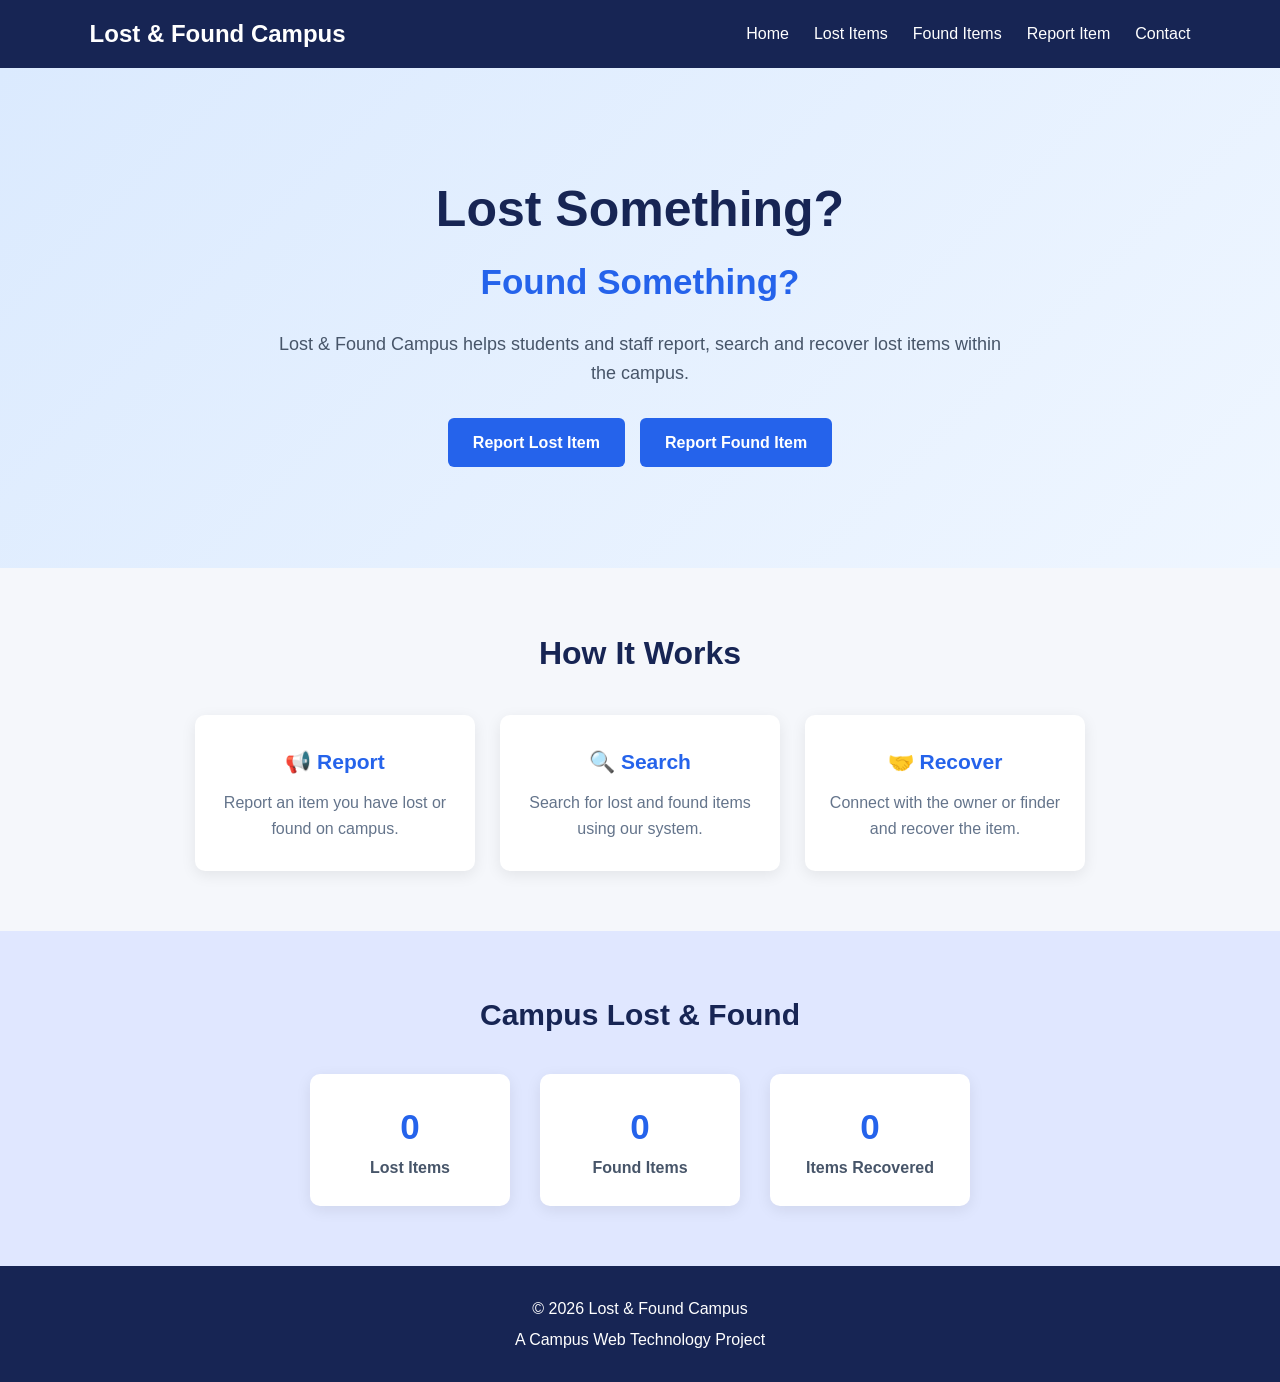
<file: index.html>
<!DOCTYPE html>
<html lang="en">

<head>
    <meta charset="UTF-8">
    <meta name="viewport" content="width=device-width, initial-scale=1.0">

    <title>Lost & Found Campus</title>

    <link rel="stylesheet" href="css/style.css">
</head>

<body>

    <!-- =========================
         Navigation Bar
    ========================== -->

    <header>

        <nav class="navbar">

            <div class="logo">
                Lost & Found Campus
            </div>

            <ul class="nav-links">

                <li>
                    <a href="index.html">Home</a>
                </li>

                <li>
                    <a href="lost.html">Lost Items</a>
                </li>

                <li>
                    <a href="found.html">Found Items</a>
                </li>

                <li>
                    <a href="report.html">Report Item</a>
                </li>

                <li>
                    <a href="#">Contact</a>
                </li>

            </ul>

        </nav>

    </header>


    <!-- =========================
         Hero Section
    ========================== -->

    <section class="hero">

        <div class="hero-content">

            <h1>Lost Something?</h1>

            <h2>Found Something?</h2>

            <p>
                Lost & Found Campus helps students and staff
                report, search and recover lost items within the campus.
            </p>


            <div class="hero-buttons">

                <a href="report.html" class="btn">
                    Report Lost Item
                </a>

                <a href="report.html" class="btn">
                    Report Found Item
                </a>

            </div>

        </div>

    </section>


    <!-- =========================
         How It Works
    ========================== -->

    <section class="features">

        <h2>How It Works</h2>


        <div class="feature-container">

            <!-- Report -->

            <div class="feature-card">

                <h3>📢 Report</h3>

                <p>
                    Report an item you have lost or found
                    on campus.
                </p>

            </div>


            <!-- Search -->

            <div class="feature-card">

                <h3>🔍 Search</h3>

                <p>
                    Search for lost and found items
                    using our system.
                </p>

            </div>


            <!-- Recover -->

            <div class="feature-card">

                <h3>🤝 Recover</h3>

                <p>
                    Connect with the owner or finder
                    and recover the item.
                </p>

            </div>

        </div>

    </section>


    <!-- =========================
         Statistics
    ========================== -->

    <section class="statistics">

        <h2>Campus Lost & Found</h2>


        <div class="stats-container">


            <!-- Lost Items -->

            <div class="stat-card">

                <h3>0</h3>

                <p>
                    Lost Items
                </p>

            </div>


            <!-- Found Items -->

            <div class="stat-card">

                <h3>0</h3>

                <p>
                    Found Items
                </p>

            </div>


            <!-- Recovered Items -->

            <div class="stat-card">

                <h3>0</h3>

                <p>
                    Items Recovered
                </p>

            </div>


        </div>

    </section>


    <!-- =========================
         Footer
    ========================== -->

    <footer>

        <p>
            © 2026 Lost & Found Campus
        </p>

        <p>
            A Campus Web Technology Project
        </p>

    </footer>


    <!-- JavaScript -->

    <script src="js/script.js"></script>

</body>

</html>
</file>
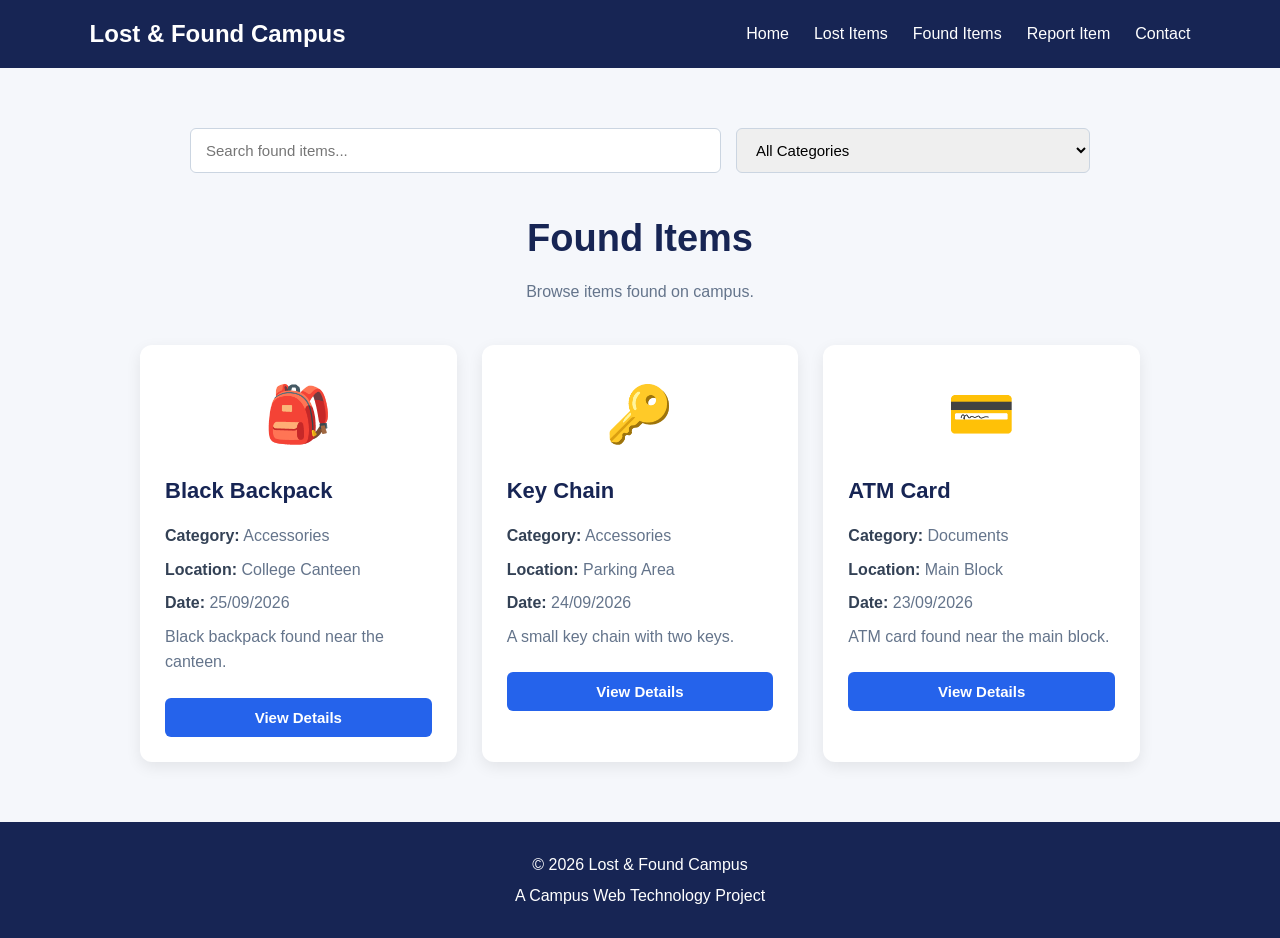
<file: found.html>
<!DOCTYPE html>
<html lang="en">

<head>
    <meta charset="UTF-8">
    <meta name="viewport" content="width=device-width, initial-scale=1.0">

    <title>Found Items - Lost & Found Campus</title>

    <link rel="stylesheet" href="css/style.css">
</head>

<body>

    <!-- Navigation Bar -->
    <header>
        <nav class="navbar">

            <div class="logo">
                Lost & Found Campus
            </div>

            <ul class="nav-links">
                <li><a href="index.html">Home</a></li>
                <li><a href="lost.html">Lost Items</a></li>
                <li><a href="found.html">Found Items</a></li>
                <li><a href="report.html">Report Item</a></li>
                <li><a href="#">Contact</a></li>
            </ul>

        </nav>
    </header>


    <!-- Found Items Section -->
    <section class="items-section">
        <!-- Search and Filter -->

<div class="search-filter">

    <input
        type="text"
        id="searchInput"
        placeholder="Search found items..."
    >

    <select id="categoryFilter">

        <option value="All">
            All Categories
        </option>

        <option value="Documents">
            Documents
        </option>

        <option value="Electronics">
            Electronics
        </option>

        <option value="Books">
            Books
        </option>

        <option value="Accessories">
            Accessories
        </option>

        <option value="Others">
            Others
        </option>

    </select>

</div>

        <h1>Found Items</h1>

        <p class="section-description">
            Browse items found on campus.
        </p>


        <div class="items-container" id="foundItemsContainer">

            <!-- Item 1 -->
            <div class="item-card">

                <div class="item-icon">
                    🎒
                </div>

                <div class="item-info">

                    <h2>Black Backpack</h2>

                    <p>
                        <strong>Category:</strong> Accessories
                    </p>

                    <p>
                        <strong>Location:</strong> College Canteen
                    </p>

                    <p>
                        <strong>Date:</strong> 25/09/2026
                    </p>

                    <p>
                        Black backpack found near the canteen.
                    </p>

                    <button class="view-btn">
                        View Details
                    </button>

                </div>

            </div>


            <!-- Item 2 -->
            <div class="item-card">

                <div class="item-icon">
                    🔑
                </div>

                <div class="item-info">

                    <h2>Key Chain</h2>

                    <p>
                        <strong>Category:</strong> Accessories
                    </p>

                    <p>
                        <strong>Location:</strong> Parking Area
                    </p>

                    <p>
                        <strong>Date:</strong> 24/09/2026
                    </p>

                    <p>
                        A small key chain with two keys.
                    </p>

                    <button class="view-btn">
                        View Details
                    </button>

                </div>

            </div>


            <!-- Item 3 -->
            <div class="item-card">

                <div class="item-icon">
                    💳
                </div>

                <div class="item-info">

                    <h2>ATM Card</h2>

                    <p>
                        <strong>Category:</strong> Documents
                    </p>

                    <p>
                        <strong>Location:</strong> Main Block
                    </p>

                    <p>
                        <strong>Date:</strong> 23/09/2026
                    </p>

                    <p>
                        ATM card found near the main block.
                    </p>

                    <button class="view-btn">
                        View Details
                    </button>

                </div>

            </div>

        </div>

    </section>


    <!-- Footer -->
    <footer>

        <p>© 2026 Lost & Found Campus</p>

        <p>A Campus Web Technology Project</p>

    </footer>


    <script src="js/script.js"></script>

</body>

</html>
</file>
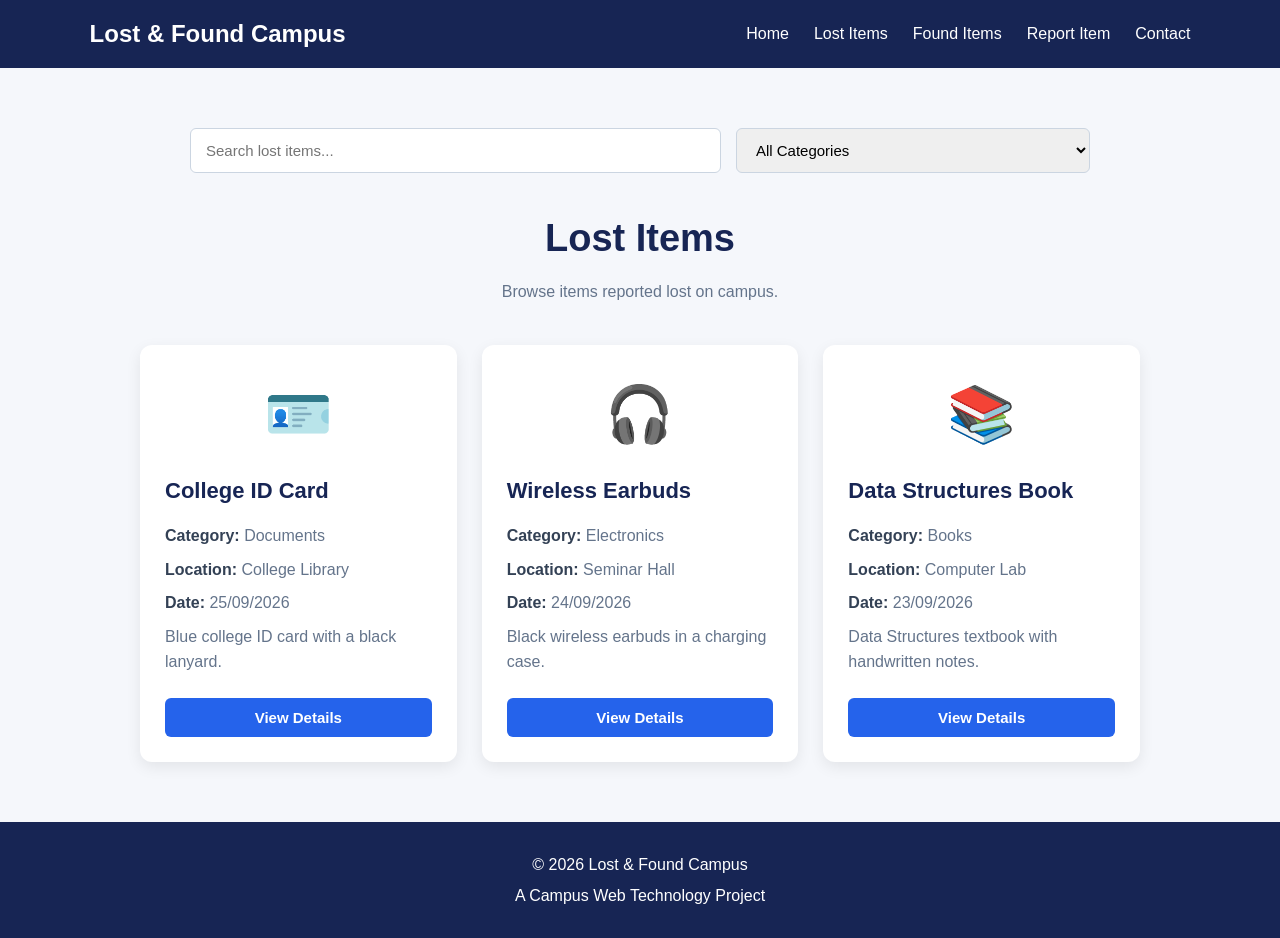
<file: lost.html>
<!DOCTYPE html>
<html lang="en">

<head>
    <meta charset="UTF-8">
    <meta name="viewport" content="width=device-width, initial-scale=1.0">

    <title>Lost Items - Lost & Found Campus</title>

    <link rel="stylesheet" href="css/style.css">
</head>

<body>

    <!-- Navigation Bar -->
    <header>
        <nav class="navbar">

            <div class="logo">
                Lost & Found Campus
            </div>

            <ul class="nav-links">
                <li><a href="index.html">Home</a></li>
                <li><a href="lost.html">Lost Items</a></li>
                <li><a href="found.html">Found Items</a></li>
                <li><a href="report.html">Report Item</a></li>
                <li><a href="#">Contact</a></li>
            </ul>

        </nav>
    </header>


    <!-- Lost Items Section -->
    <section class="items-section">
        <!-- Search and Filter -->

<div class="search-filter">

    <input
        type="text"
        id="searchInput"
        placeholder="Search lost items..."
    >

    <select id="categoryFilter">

        <option value="All">
            All Categories
        </option>

        <option value="Documents">
            Documents
        </option>

        <option value="Electronics">
            Electronics
        </option>

        <option value="Books">
            Books
        </option>

        <option value="Accessories">
            Accessories
        </option>

        <option value="Others">
            Others
        </option>

    </select>

</div>

        <h1>Lost Items</h1>

        <p class="section-description">
            Browse items reported lost on campus.
        </p>


        <div class="items-container" id="lostItemsContainer">

            <!-- Item 1 -->
            <div class="item-card">

                <div class="item-icon">
                    🪪
                </div>

                <div class="item-info">

                    <h2>College ID Card</h2>

                    <p>
                        <strong>Category:</strong> Documents
                    </p>

                    <p>
                        <strong>Location:</strong> College Library
                    </p>

                    <p>
                        <strong>Date:</strong> 25/09/2026
                    </p>

                    <p>
                        Blue college ID card with a black lanyard.
                    </p>

                    <button class="view-btn">
                        View Details
                    </button>

                </div>

            </div>


            <!-- Item 2 -->
            <div class="item-card">

                <div class="item-icon">
                    🎧
                </div>

                <div class="item-info">

                    <h2>Wireless Earbuds</h2>

                    <p>
                        <strong>Category:</strong> Electronics
                    </p>

                    <p>
                        <strong>Location:</strong> Seminar Hall
                    </p>

                    <p>
                        <strong>Date:</strong> 24/09/2026
                    </p>

                    <p>
                        Black wireless earbuds in a charging case.
                    </p>

                    <button class="view-btn">
                        View Details
                    </button>

                </div>

            </div>


            <!-- Item 3 -->
            <div class="item-card">

                <div class="item-icon">
                    📚
                </div>

                <div class="item-info">

                    <h2>Data Structures Book</h2>

                    <p>
                        <strong>Category:</strong> Books
                    </p>

                    <p>
                        <strong>Location:</strong> Computer Lab
                    </p>

                    <p>
                        <strong>Date:</strong> 23/09/2026
                    </p>

                    <p>
                        Data Structures textbook with handwritten notes.
                    </p>

                    <button class="view-btn">
                        View Details
                    </button>

                </div>

            </div>

        </div>

    </section>


    <!-- Footer -->
    <footer>

        <p>© 2026 Lost & Found Campus</p>

        <p>A Campus Web Technology Project</p>

    </footer>


    <script src="js/script.js"></script>

</body>

</html>
</file>
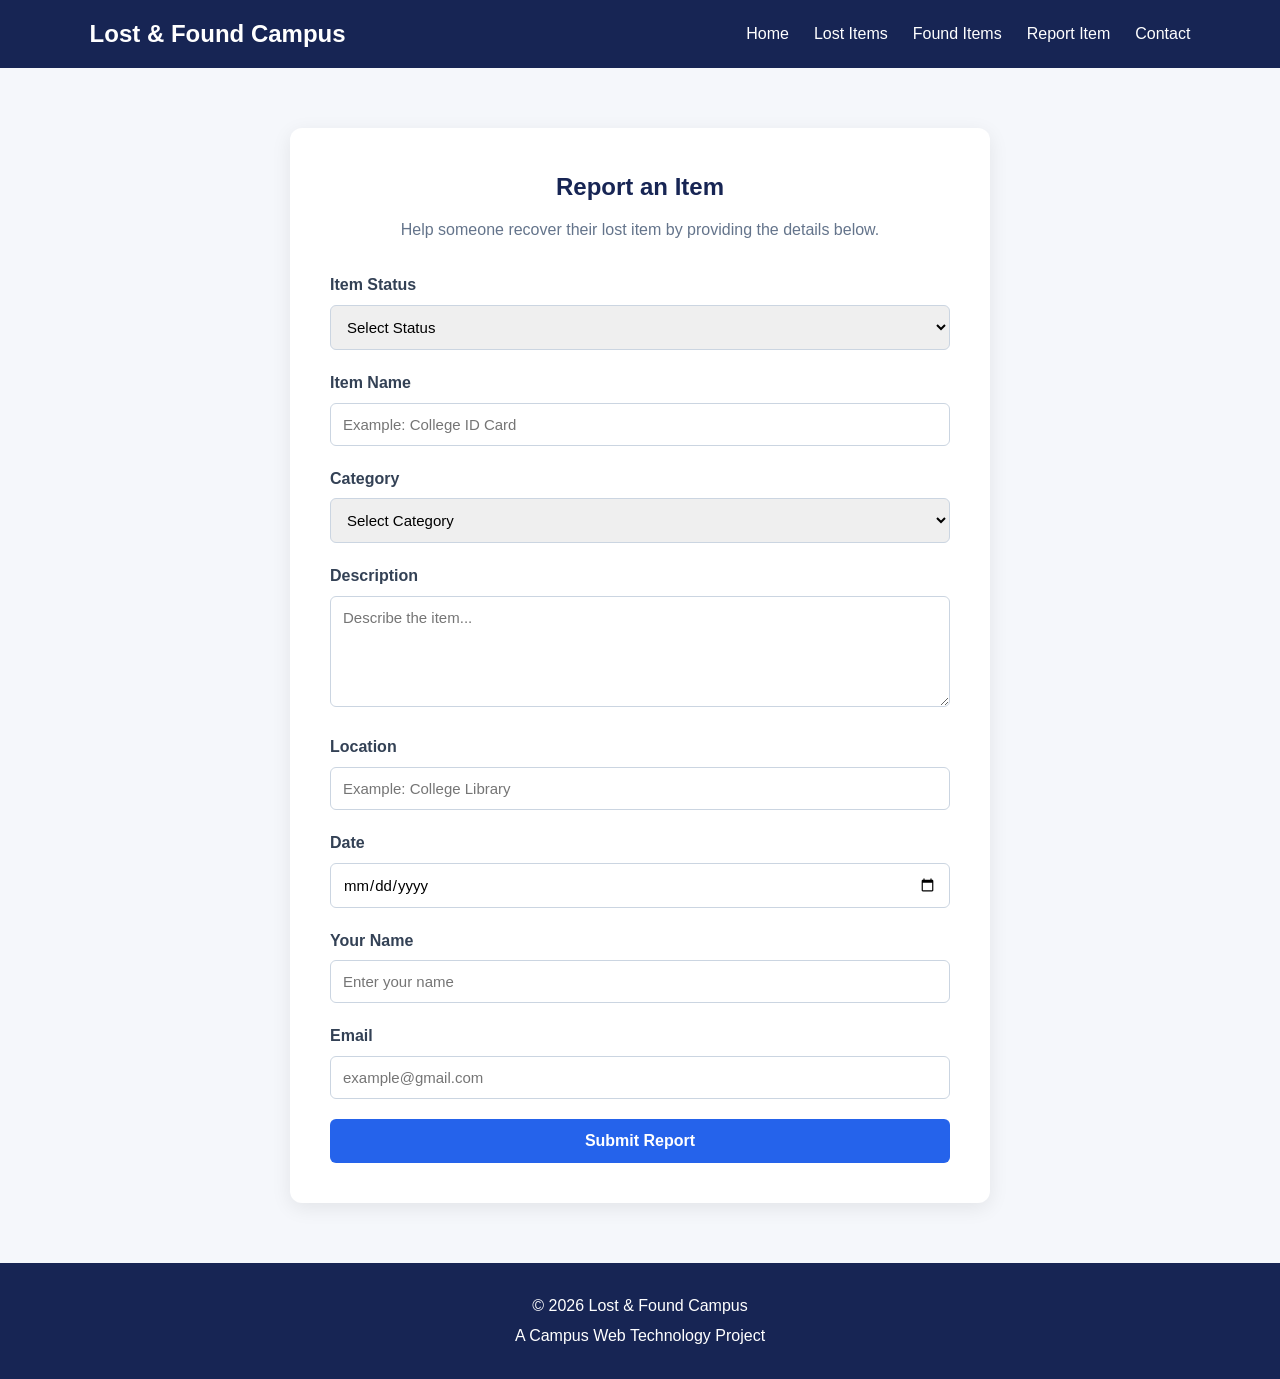
<file: report.html>
<!DOCTYPE html>
<html lang="en">

<head>
    <meta charset="UTF-8">
    <meta name="viewport" content="width=device-width, initial-scale=1.0">

    <title>Report Item - Lost & Found Campus</title>

    <link rel="stylesheet" href="css/style.css">
</head>

<body>

    <!-- Navigation Bar -->
    <header>
        <nav class="navbar">

            <div class="logo">
                Lost & Found Campus
            </div>

            <ul class="nav-links">
                <li><a href="index.html">Home</a></li>
                <li><a href="#">Lost Items</a></li>
                <li><a href="#">Found Items</a></li>
                <li><a href="report.html">Report Item</a></li>
                <li><a href="#">Contact</a></li>
            </ul>

        </nav>
    </header>


    <!-- Report Section -->
    <section class="report-section">

        <div class="report-container">

            <h1>Report an Item</h1>

            <p>
                Help someone recover their lost item by providing
                the details below.
            </p>


            <!-- Report Form -->
            <form id="reportForm">

                <!-- Item Status -->
                <div class="form-group">

                    <label for="itemStatus">
                        Item Status
                    </label>

                    <select id="itemStatus" name="itemStatus" required>

                        <option value="">
                            Select Status
                        </option>

                        <option value="Lost">
                            I Lost an Item
                        </option>

                        <option value="Found">
                            I Found an Item
                        </option>

                    </select>

                </div>


                <!-- Item Name -->
                <div class="form-group">

                    <label for="itemName">
                        Item Name
                    </label>

                    <input
                        type="text"
                        id="itemName"
                        name="itemName"
                        placeholder="Example: College ID Card"
                        required
                    >

                </div>


                <!-- Category -->
                <div class="form-group">

                    <label for="category">
                        Category
                    </label>

                    <select id="category" name="category" required>

                        <option value="">
                            Select Category
                        </option>

                        <option value="Documents">
                            Documents
                        </option>

                        <option value="Electronics">
                            Electronics
                        </option>

                        <option value="Books">
                            Books
                        </option>

                        <option value="Accessories">
                            Accessories
                        </option>

                        <option value="Others">
                            Others
                        </option>

                    </select>

                </div>


                <!-- Description -->
                <div class="form-group">

                    <label for="description">
                        Description
                    </label>

                    <textarea
                        id="description"
                        name="description"
                        rows="5"
                        placeholder="Describe the item..."
                        required
                    ></textarea>

                </div>


                <!-- Location -->
                <div class="form-group">

                    <label for="location">
                        Location
                    </label>

                    <input
                        type="text"
                        id="location"
                        name="location"
                        placeholder="Example: College Library"
                        required
                    >

                </div>


                <!-- Date -->
                <div class="form-group">

                    <label for="date">
                        Date
                    </label>

                    <input
                        type="date"
                        id="date"
                        name="date"
                        required
                    >

                </div>


                <!-- Contact Name -->
                <div class="form-group">

                    <label for="contactName">
                        Your Name
                    </label>

                    <input
                        type="text"
                        id="contactName"
                        name="contactName"
                        placeholder="Enter your name"
                        required
                    >

                </div>


                <!-- Email -->
                <div class="form-group">

                    <label for="email">
                        Email
                    </label>

                    <input
                        type="email"
                        id="email"
                        name="email"
                        placeholder="example@gmail.com"
                        required
                    >

                </div>


                <!-- Submit Button -->
                <button type="submit" class="submit-btn">
                    Submit Report
                </button>

            </form>

        </div>

    </section>


    <!-- Footer -->
    <footer>

        <p>
            © 2026 Lost & Found Campus
        </p>

        <p>
            A Campus Web Technology Project
        </p>

    </footer>


    <script src="js/script.js"></script>

</body>

</html>
</file>
<file: css/style.css>
/* =========================
   General Styles
========================= */

* {
    margin: 0;
    padding: 0;
    box-sizing: border-box;
}

body {
    font-family: Arial, sans-serif;
    background-color: #f5f7fb;
    color: #222;
    line-height: 1.6;
}


/* =========================
   Navigation Bar
========================= */

header {
    background-color: #172554;
    padding: 15px 7%;
}

.navbar {
    display: flex;
    justify-content: space-between;
    align-items: center;
}

.logo {
    color: white;
    font-size: 24px;
    font-weight: bold;
}

.nav-links {
    list-style: none;
    display: flex;
    gap: 25px;
}

.nav-links a {
    color: white;
    text-decoration: none;
    font-size: 16px;
}

.nav-links a:hover {
    text-decoration: underline;
}


/* =========================
   Hero Section
========================= */

.hero {
    min-height: 500px;
    display: flex;
    justify-content: center;
    align-items: center;
    text-align: center;
    padding: 50px 20px;

    background: linear-gradient(
        135deg,
        #dbeafe,
        #eff6ff
    );
}

.hero-content {
    max-width: 750px;
}

.hero h1 {
    font-size: 50px;
    color: #172554;
    margin-bottom: 5px;
}

.hero h2 {
    font-size: 35px;
    color: #2563eb;
    margin-bottom: 20px;
}

.hero p {
    font-size: 18px;
    color: #475569;
    margin-bottom: 30px;
}


/* =========================
   Buttons
========================= */

.hero-buttons {
    display: flex;
    justify-content: center;
    gap: 15px;
}

.btn {
    display: inline-block;
    padding: 12px 25px;
    background-color: #2563eb;
    color: white;
    text-decoration: none;
    border-radius: 6px;
    font-weight: bold;
}

.btn:hover {
    background-color: #1d4ed8;
}


/* =========================
   Features Section
========================= */

.features {
    padding: 60px 7%;
    text-align: center;
}

.features > h2 {
    font-size: 32px;
    color: #172554;
    margin-bottom: 35px;
}

.feature-container {
    display: flex;
    justify-content: center;
    gap: 25px;
    flex-wrap: wrap;
}

.feature-card {
    background-color: white;
    width: 280px;
    padding: 30px 20px;
    border-radius: 10px;
    box-shadow: 0 4px 15px rgba(0, 0, 0, 0.08);
}

.feature-card h3 {
    color: #2563eb;
    margin-bottom: 12px;
    font-size: 21px;
}

.feature-card p {
    color: #64748b;
}


/* =========================
   Statistics Section
========================= */

.statistics {
    padding: 60px 7%;
    text-align: center;
    background-color: #e0e7ff;
}

.statistics h2 {
    font-size: 30px;
    color: #172554;
    margin-bottom: 35px;
}

.stats-container {
    display: flex;
    justify-content: center;
    gap: 30px;
    flex-wrap: wrap;
}

.stat-card {
    background-color: white;
    width: 200px;
    padding: 25px;
    border-radius: 10px;
    box-shadow: 0 4px 15px rgba(0, 0, 0, 0.08);
}

.stat-card h3 {
    font-size: 35px;
    color: #2563eb;
}

.stat-card p {
    color: #475569;
    font-weight: bold;
}


/* =========================
   Footer
========================= */

footer {
    background-color: #172554;
    color: white;
    text-align: center;
    padding: 25px;
}

footer p {
    margin: 5px 0;
}


/* =========================
   Responsive Design
========================= */

@media (max-width: 768px) {

    .navbar {
        flex-direction: column;
        gap: 15px;
    }

    .nav-links {
        flex-wrap: wrap;
        justify-content: center;
        gap: 15px;
    }

    .hero h1 {
        font-size: 38px;
    }

    .hero h2 {
        font-size: 28px;
    }

    .hero-buttons {
        flex-direction: column;
        align-items: center;
    }

    .btn {
        width: 220px;
    }
}
/* =========================
   Report Form
========================= */

.report-section {
    padding: 60px 20px;
    background-color: #f5f7fb;
    min-height: 700px;
}

.report-container {
    max-width: 700px;
    margin: auto;
    background-color: white;
    padding: 40px;
    border-radius: 12px;
    box-shadow: 0 5px 20px rgba(0, 0, 0, 0.08);
}

.report-container h1 {
    text-align: center;
    color: #172554;
    margin-bottom: 10px;
}

.report-container > p {
    text-align: center;
    color: #64748b;
    margin-bottom: 30px;
}

.form-group {
    margin-bottom: 20px;
}

.form-group label {
    display: block;
    margin-bottom: 7px;
    font-weight: bold;
    color: #334155;
}

.form-group input,
.form-group select,
.form-group textarea {
    width: 100%;
    padding: 12px;
    border: 1px solid #cbd5e1;
    border-radius: 6px;
    font-size: 15px;
    font-family: Arial, sans-serif;
}

.form-group input:focus,
.form-group select:focus,
.form-group textarea:focus {
    outline: none;
    border-color: #2563eb;
}

.form-group textarea {
    resize: vertical;
}

.submit-btn {
    width: 100%;
    padding: 13px;
    border: none;
    border-radius: 6px;
    background-color: #2563eb;
    color: white;
    font-size: 16px;
    font-weight: bold;
    cursor: pointer;
}

.submit-btn:hover {
    background-color: #1d4ed8;
}
/* =========================
   Lost & Found Items
========================= */

.items-section {
    padding: 60px 7%;
    min-height: 700px;
    background-color: #f5f7fb;
}

.items-section h1 {
    text-align: center;
    font-size: 38px;
    color: #172554;
    margin-bottom: 10px;
}

.section-description {
    text-align: center;
    color: #64748b;
    margin-bottom: 40px;
}

.items-container {
    max-width: 1000px;
    margin: auto;

    display: grid;
    grid-template-columns: repeat(3, 1fr);
    gap: 25px;
}

.item-card {
    background-color: white;
    padding: 25px;
    border-radius: 12px;

    box-shadow: 0 5px 15px rgba(0, 0, 0, 0.08);

    transition: transform 0.3s ease;
}

.item-card:hover {
    transform: translateY(-5px);
}

.item-icon {
    font-size: 55px;
    text-align: center;
    margin-bottom: 15px;
}

.item-info h2 {
    color: #172554;
    font-size: 22px;
    margin-bottom: 15px;
}

.item-info p {
    color: #64748b;
    margin-bottom: 8px;
}

.item-info strong {
    color: #334155;
}

.view-btn {
    width: 100%;
    margin-top: 15px;
    padding: 11px;

    border: none;
    border-radius: 6px;

    background-color: #2563eb;
    color: white;

    font-size: 15px;
    font-weight: bold;

    cursor: pointer;
}

.view-btn:hover {
    background-color: #1d4ed8;
}


/* Responsive Items */

@media (max-width: 900px) {

    .items-container {
        grid-template-columns: repeat(2, 1fr);
    }

}


@media (max-width: 600px) {

    .items-container {
        grid-template-columns: 1fr;
    }

}
/* =========================
   Search and Filter
========================= */

.search-filter {
    max-width: 900px;
    margin: 0 auto 35px;

    display: flex;
    gap: 15px;
    justify-content: center;
}

.search-filter input,
.search-filter select {
    padding: 12px 15px;

    border: 1px solid #cbd5e1;
    border-radius: 6px;

    font-size: 15px;
}

.search-filter input {
    width: 60%;
}

.search-filter select {
    width: 40%;
}

.search-filter input:focus,
.search-filter select:focus {
    outline: none;
    border-color: #2563eb;
}


/* Responsive Search */

@media (max-width: 600px) {

    .search-filter {
        flex-direction: column;
    }

    .search-filter input,
    .search-filter select {
        width: 100%;
    }

}
/* =========================
   View Details Popup
   ========================= */

.modal {
    display: none;
    position: fixed;
    z-index: 1000;
    left: 0;
    top: 0;
    width: 100%;
    height: 100%;
    background-color: rgba(0, 0, 0, 0.5);
    justify-content: center;
    align-items: center;
    padding: 20px;
}

.modal-content {
    background-color: white;
    width: 100%;
    max-width: 550px;
    padding: 30px;
    border-radius: 12px;
    box-shadow: 0 8px 30px rgba(0, 0, 0, 0.2);
    position: relative;
}

.modal-content h2 {
    color: #172554;
    margin-bottom: 20px;
}

.modal-content p {
    color: #475569;
    margin-bottom: 10px;
}

.modal-content strong {
    color: #172554;
}

.close-modal {
    position: absolute;
    top: 12px;
    right: 18px;
    font-size: 28px;
    color: #64748b;
    cursor: pointer;
}

.close-modal:hover {
    color: #172554;
}

.contact-btn {
    display: inline-block;
    width: 100%;
    margin-top: 15px;
    padding: 12px;
    background-color: #2563eb;
    color: white;
    text-align: center;
    text-decoration: none;
    border-radius: 6px;
    font-weight: bold;
}

.contact-btn:hover {
    background-color: #1d4ed8;
}

@media (max-width: 600px) {
    .modal-content {
        padding: 25px 20px;
    }
}
</file>
